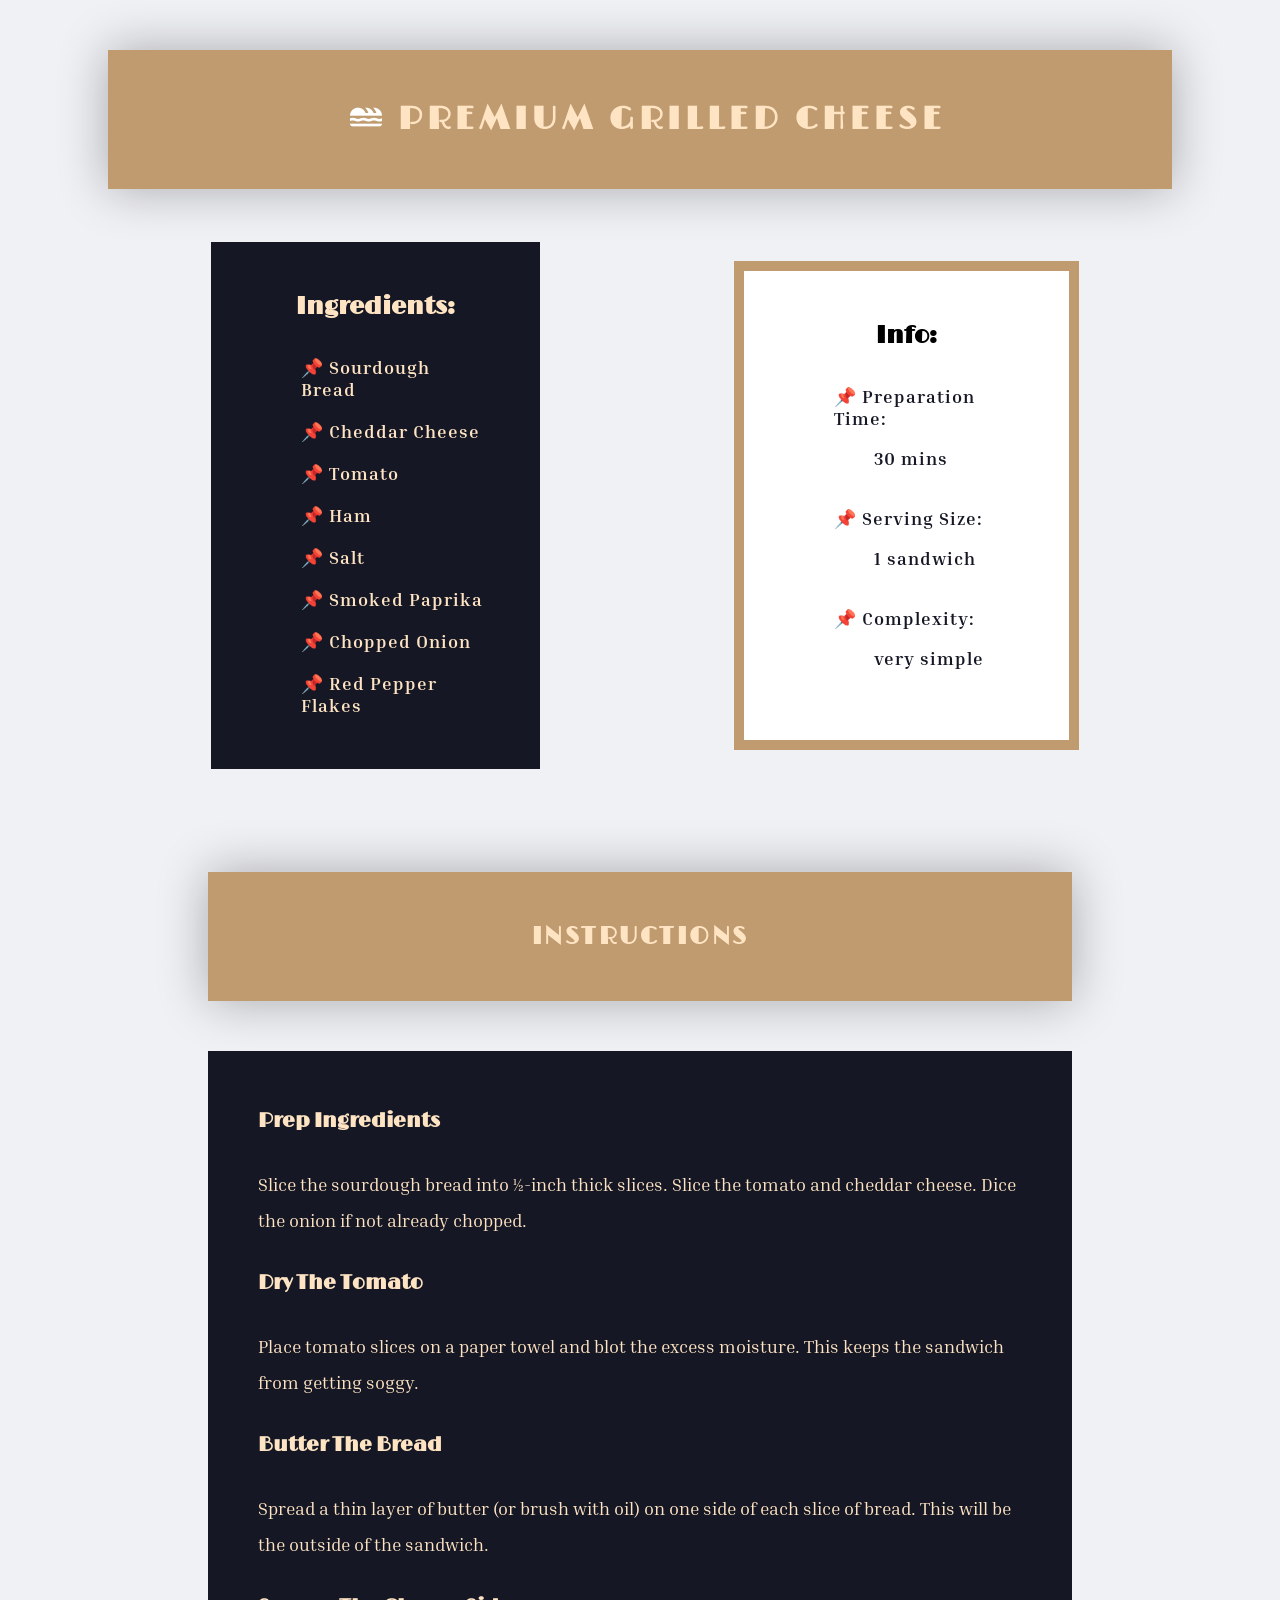
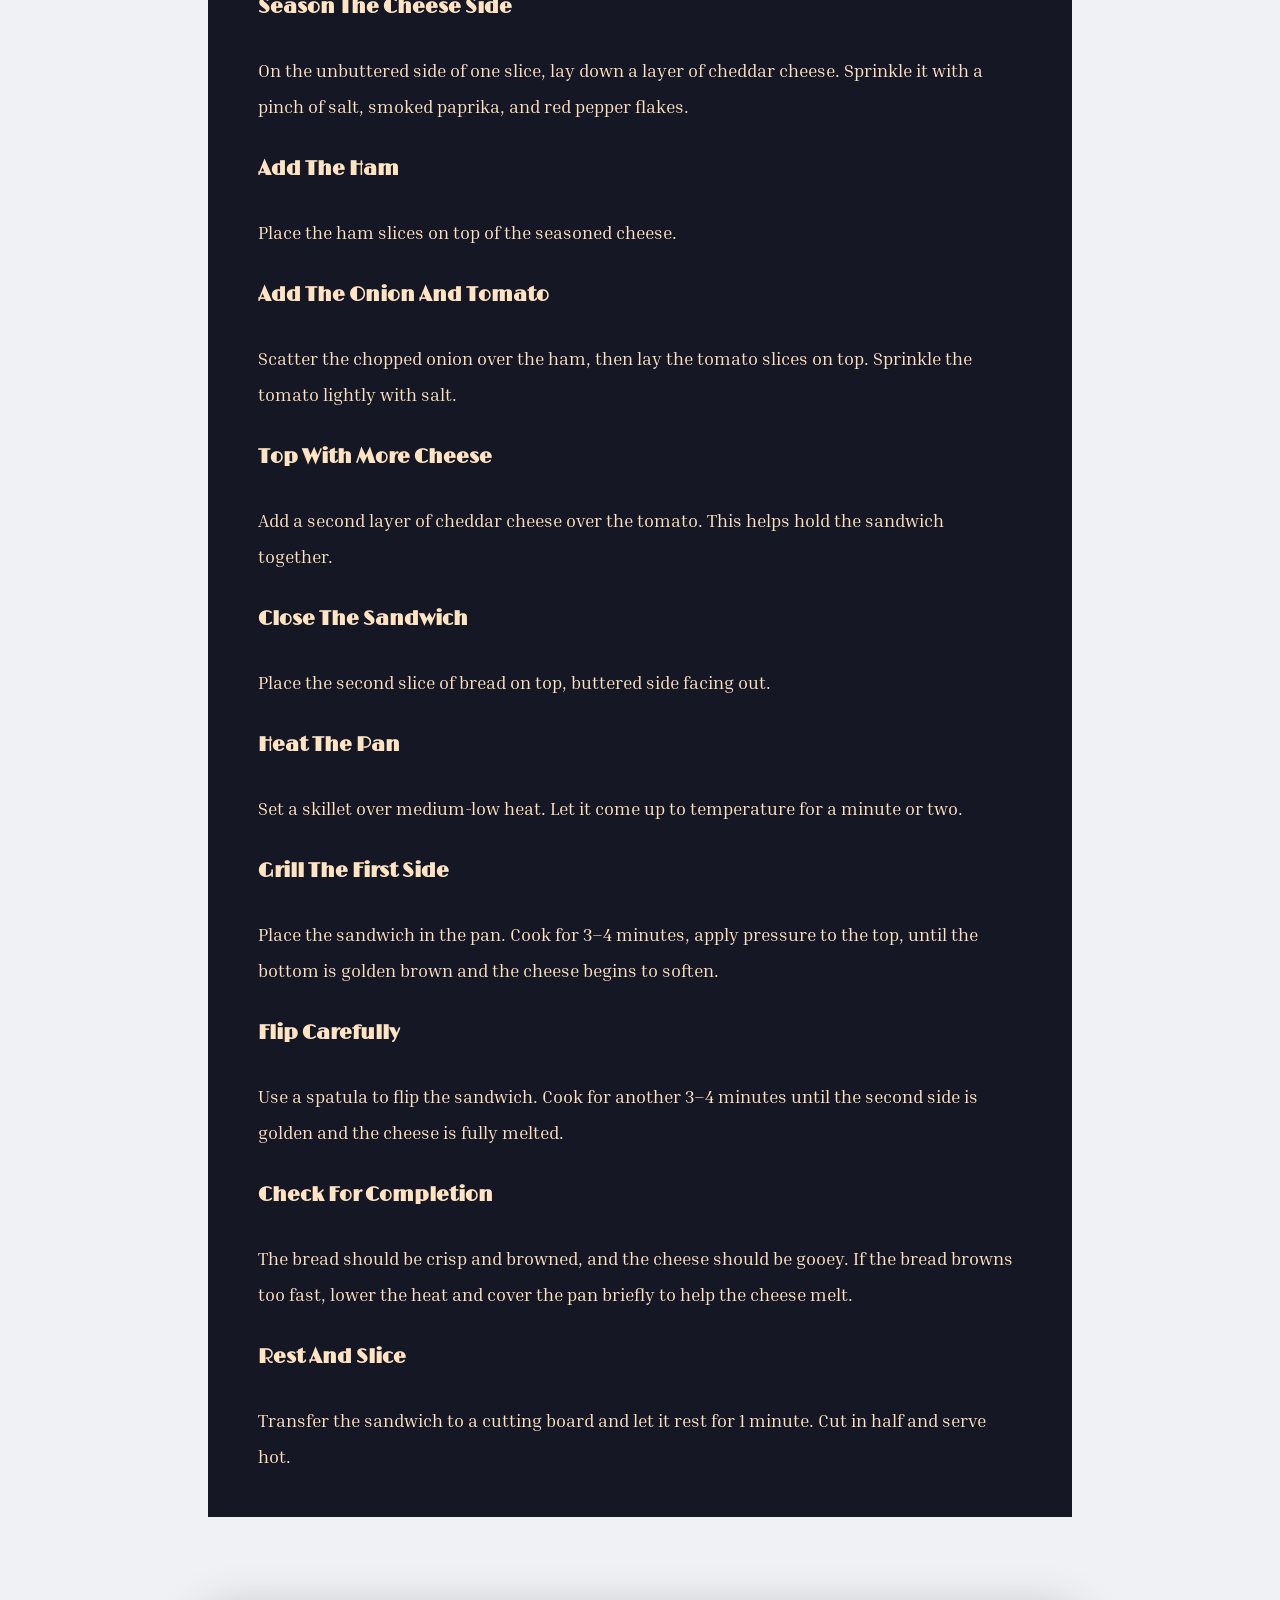
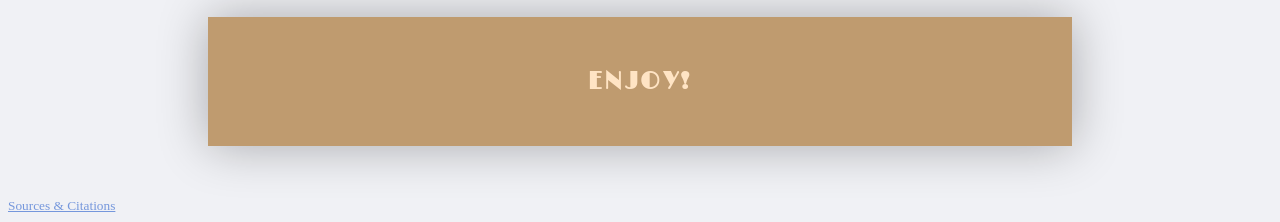
<file: index.html>
<!DOCTYPE html>
<html lang="en">
  <head>
    <link rel="preconnect" href="https://fonts.googleapis.com">
    <link rel="preconnect" href="https://fonts.gstatic.com" crossorigin>
    <link
      href="https://fonts.googleapis.com/css2?family=Inria+Serif:ital,wght@0,300;0,400;0,700;1,300;1,400;1,700&family=Limelight&family=Roboto:ital,wght@0,100..900;1,100..900&display=swap"
      rel="stylesheet">
    <meta charset="utf-8">
    <meta name="viewport" content="width=device-width, initial-scale=1">
    <meta name="description" content="Grilled Cheese">
    <link rel="icon" type="image/png" href="sandwich.png">
    <title>Grilled Cheese</title>
    <link rel="stylesheet" type="text/css" href="styles.css">
  </head>
  <body>
    <!-- Your recipe goes here! -->
    <main>
      <header>
        <h1><img src="sandwich.png" alt="sandiwch emoji" class="inline-image">Premium Grilled
          Cheese</h1>
      </header>
      <table style="padding-inline:100px; width:100%;">
        <tr>
          <th>
            <div>
              <h2>Ingredients:</h2>
              <ul>
                <li>
                  Sourdough Bread
                </li>
                <li>
                  Cheddar Cheese
                </li>
                <li>
                  Tomato
                </li>
                <li>
                  Ham
                </li>
                <li>
                  Salt
                </li>
                <li>
                  Smoked Paprika
                </li>
                <li>
                  Chopped Onion
                </li>
                <li>
                  Red Pepper Flakes
                </li>
              </ul>
            </div>
          </th>
          <th>
            <div class="info-box">
              <h2 style="color: black;">Info:</h2>
              <ul>
                <li>
                  Preparation Time:<br>
                  <p style="text-indent: 40px;">30 mins</p>
                </li>
                <li>
                  Serving Size:<br>
                  <p style="text-indent: 40px;">1 sandwich</p>
                </li>
                <li>
                  Complexity:<br>
                  <p style="text-indent: 40px;">very simple</p>
                </li>
              </ul>
            </div>
          </th>
        </tr>
      </table>
      <h1 class="secondary-header">
        Instructions
      </h1>
      <div class="instructions">
        <h3>Prep ingredients</h3>
        <p>Slice the sourdough bread into ½-inch thick slices. Slice the tomato and cheddar cheese.
          Dice the
          onion if not already chopped.</p>
        <h3>Dry the tomato</h3>
        <p>Place tomato slices on a paper towel and blot the excess moisture. This keeps the
          sandwich from
          getting soggy.</p>
        <h3>Butter the bread</h3>
        <p>Spread a thin layer of butter (or brush with oil) on one side of each slice of bread.
          This will be
          the outside of the sandwich.</p>
        <h3>Season the cheese side</h3>
        <p>On the unbuttered side of one slice, lay down a layer of cheddar cheese. Sprinkle it with
          a pinch of
          salt, smoked paprika, and red pepper flakes.</p>
        <h3>Add the ham</h3>
        <p>Place the ham slices on top of the seasoned cheese.</p>
        <h3>Add the onion and tomato</h3>
        <p>Scatter the chopped onion over the ham, then lay the tomato slices on top. Sprinkle the
          tomato
          lightly with salt.</p>
        <h3>Top with more cheese</h3>
        <p>Add a second layer of cheddar cheese over the tomato. This helps hold the sandwich
          together.</p>
        <h3>Close the sandwich</h3>
        <p>Place the second slice of bread on top, buttered side facing out.</p>
        <h3>Heat the pan</h3>
        <p>Set a skillet over medium-low heat. Let it come up to temperature for a minute or two.
        </p>
        <h3>Grill the first side</h3>
        <p>Place the sandwich in the pan. Cook for 3–4 minutes, apply pressure to the top,
          until the
          bottom is golden brown and the cheese begins to soften.</p>
        <h3>Flip carefully</h3>
        <p>Use a spatula to flip the sandwich. Cook for another 3–4 minutes until the second side is
          golden and
          the cheese is fully melted.</p>
        <h3>Check for completion</h3>
        <p>The bread should be crisp and browned, and the cheese should be gooey. If the bread
          browns too fast,
          lower the heat and cover the pan briefly to help the cheese melt.</p>
        <h3>Rest and slice</h3>
        <p>Transfer the sandwich to a cutting board and let it rest for 1 minute. Cut in half and
          serve hot.</p>
      </div>
      <h1 class="secondary-header">
        Enjoy!
      </h1>
    </main>



    <footer>
      <small>
        <a href="citations.html">Sources &amp; Citations</a>
      </small>
    </footer>
  </body>
</html>
</file>
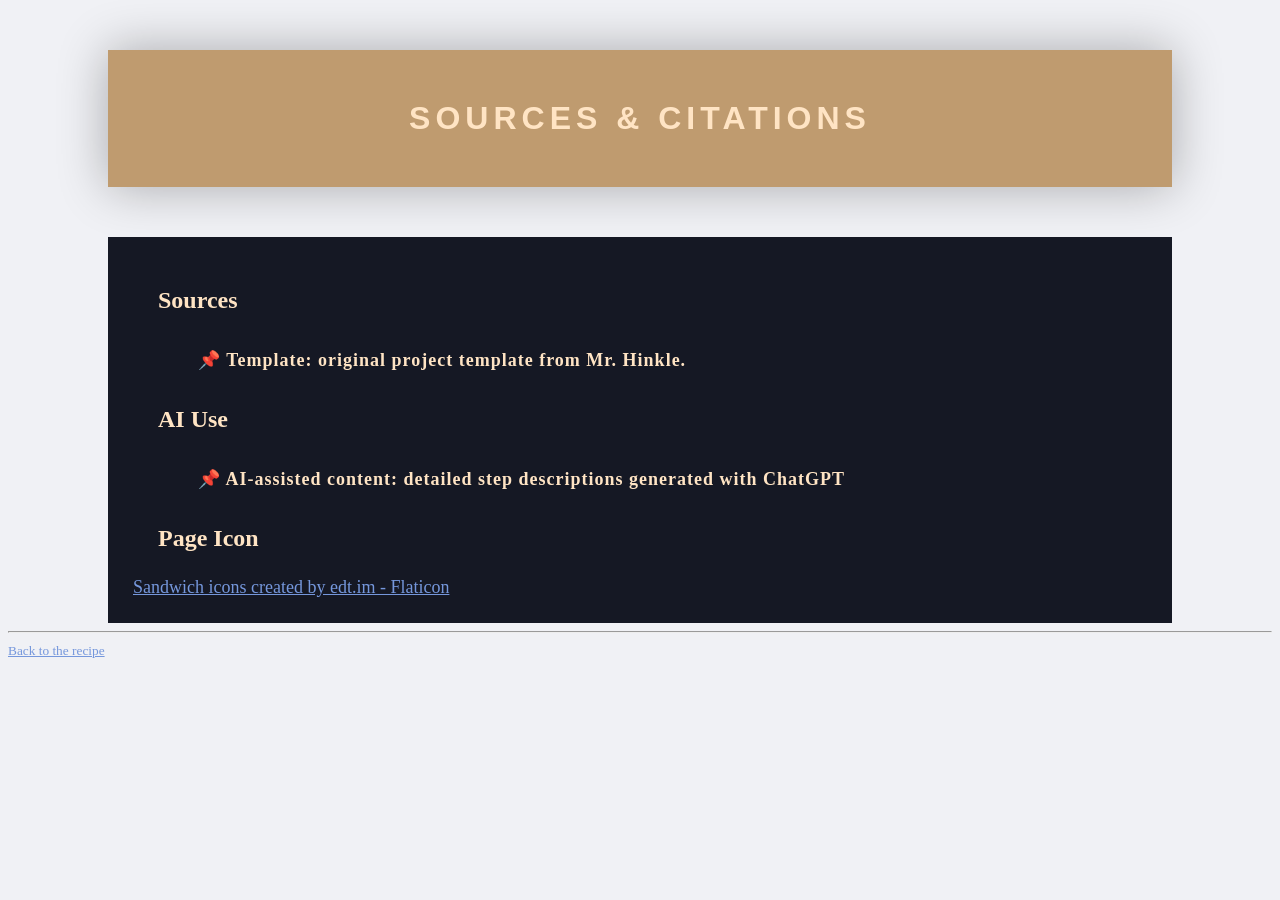
<file: citations.html>
<!DOCTYPE html>
<html lang="en">
  <head>
    <meta charset="utf-8">
    <meta name="viewport" content="width=device-width, initial-scale=1">
    <title>Sources &amp; Citations</title>
    <!-- This page uses the same stylesheet as your recipe,
     so it will match your design automatically. -->
    <link rel="stylesheet" type="text/css" href="styles.css">
    <link rel="icon" type="image/png" href="/sandwich.png">
  </head>
  <body>
    <h1>Sources &amp; Citations</h1>

    <div>
      <h2>Sources</h2>
      <ul>
        <li>Template: original project template from Mr. Hinkle.</li>
        <!-- List any other sources you used as you worked on
             the project, including images, fonts, and recipes or
             ideas you borrowed. -->
      </ul>

      <h2>AI Use</h2>
      <ul>
        <li>AI-assisted content: detailed step descriptions generated with ChatGPT</li>
        <!-- If you used AI, replace the line above and describe
             what you used it for, e.g.
             "Brainstormed ingredient ideas with ChatGPT." -->
      </ul>

      <h2>Page Icon</h2>
      <a href="https://www.flaticon.com/free-icons/sandwich" title="sandwich icons">Sandwich icons
        created
        by edt.im - Flaticon</a>
    </div>

    <footer>
      <hr>
      <small>
        <a href="index.html">Back to the recipe</a>
      </small>
    </footer>
  </body>
</html>
</file>
<file: styles.css>
:root {
  --main-font-color: #ffe4c4;
  --black: #151824;
}

.limelight-regular {
  font-family: "Limelight", sans-serif;
  font-weight: 400;
  font-style: normal;
}

.inria-serif-light {
  font-family: "Inria Serif", serif;
  font-weight: 300;
  font-style: normal;
}

.inria-serif-regular {
  font-family: "Inria Serif", serif;
  font-weight: 400;
  font-style: normal;
}

.inria-serif-bold {
  font-family: "Inria Serif", serif;
  font-weight: 700;
  font-style: normal;
}


body {
  background-color: #f0f1f5;
}

h1 {
  font-size: 32px;
  color: var(--main-font-color);
  font-family: "Limelight", sans-serif;
  padding-inline: 50px;
  padding-block: 50px;
  margin-inline: 100px;
  margin-block: 50px;
  box-shadow: 0px 0px 50px 0px rgba(0, 0, 0, 0.3);
  border-radius: 0px;
  background-color: #bf9b6f;
  letter-spacing: 5px;
  text-transform: uppercase;
  text-align: center;
}

div {
  font-size: 18px;
  font-family: "Inria Serif", serif;
  margin-inline: 100px;
  padding-block: 25px;
  padding-inline: 25px;
  background-color: var(--black);
  border-radius: 0px;
  color: var(--main-font-color);
}

h2 {
  color: var(--main-font-color);
  font-family: "Limelight", serif;
  margin-inline: 25px;
  margin-block: 25px;
  font-size: 24px;
}

h3 {
  color: var(--main-font-color);
  font-family: "Limelight", serif;
  margin-block: 25px;
  font-size: 20px;
  text-transform: capitalize;
}

ul {
  list-style-type: none;
}

li {
  text-align: left;
  margin-inline: 25px;
  /*font-variant: small-caps;*/
  font-weight: 800;
  padding-block: 10px;
  letter-spacing: 1px;
}

li::before {
  content: "📌 ";
}

::selection {
  background-color: var(--main-font-color);
  color: #bf9b6f;
}

.info-box {
  background-color: white;
  outline: 10px solid #bf9b6f;
  color: var(--black);
}

.secondary-header {
  font-size: 24px;
  margin-top: 100px;
  margin-inline: 200px;
  letter-spacing: 2.5px;
  text-align: center;
}

.instructions {
  margin-inline: 200px;
  padding-inline: 50px;
  padding-block: 25px;
  font-weight: 400;
  line-height: 2;
}

a:link {
  color: #7597dc;
}

a:visited {
  color: #a774cc;
}

a:hover {
  background-color: var(--main-font-color);
  color: #bf9b6f;
}

a:active {
  color: white;
  background-color: var(--main-font-color);
}

.inline-image {
  height: 1em;
  width: auto;

  vertical-align: middle;

  position: relative;
  top: -0.1em;

  margin-inline: 0.5em;

  filter: invert(100%);
}
</file>
